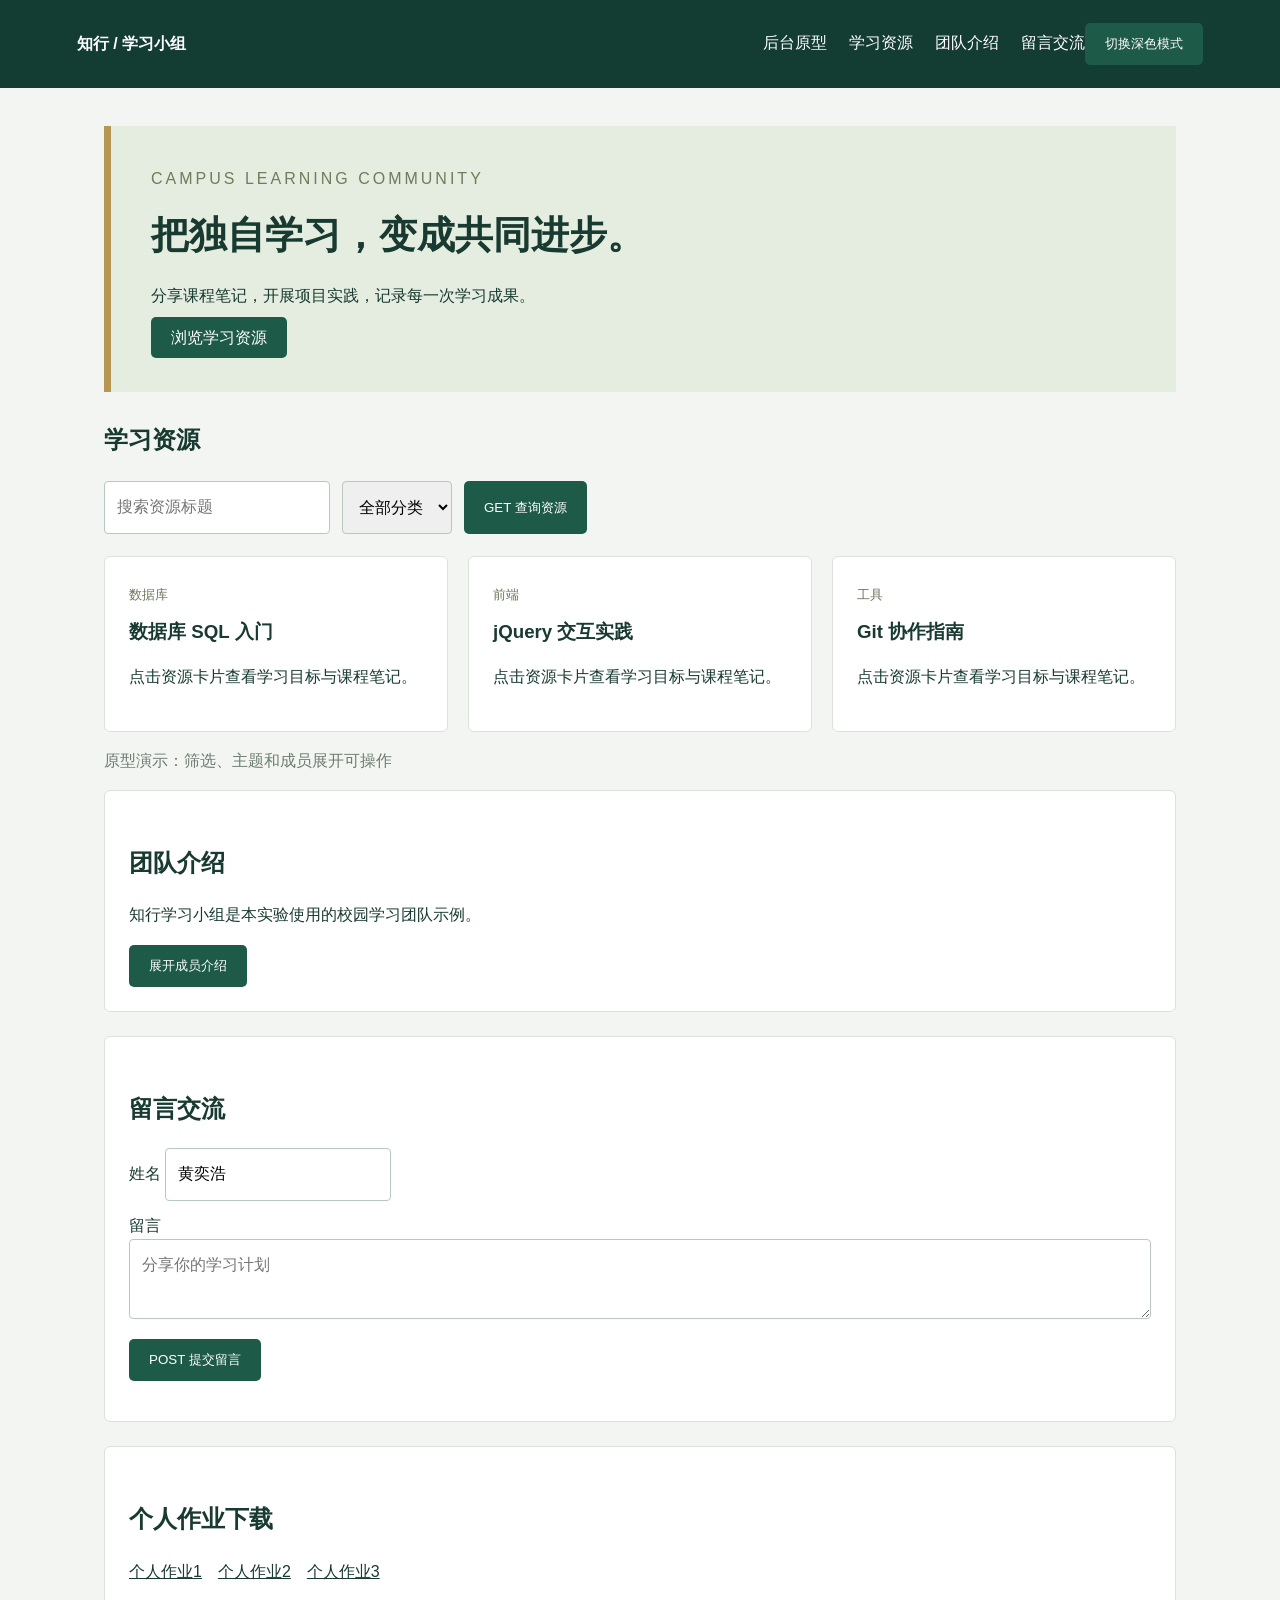
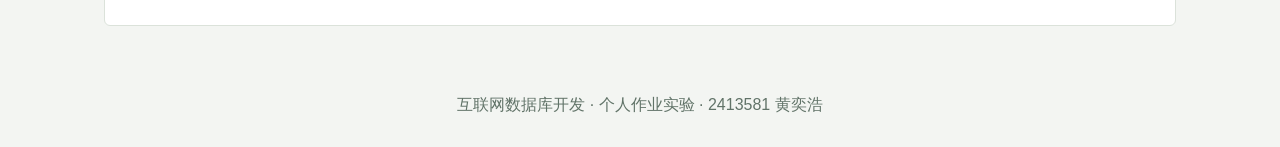
<file: coursework/personal2/页面原型/index.html>
<!doctype html><html lang="zh-CN"><meta charset="utf-8"><meta name="viewport" content="width=device-width,initial-scale=1"><title>知行学习小组 · 校园学习空间</title><link rel="stylesheet" href="style.css"><header><b>知行 / 学习小组</b><nav><a href="admin.html">后台原型</a><a href="#resources">学习资源</a><a href="#team">团队介绍</a><a href="#message">留言交流</a><button id="theme">切换深色模式</button></nav></header><main><div class="hero"><div class="eyebrow">CAMPUS LEARNING COMMUNITY</div><h1>把独自学习，变成共同进步。</h1><p>分享课程笔记，开展项目实践，记录每一次学习成果。</p><a class="button" href="#resources">浏览学习资源</a></div><section id="resources"><h2>学习资源</h2><div class="toolbar"><input id="search" placeholder="搜索资源标题" aria-label="搜索资源标题"><select id="category" aria-label="资源分类"><option value="全部">全部分类</option><option>数据库</option><option>前端</option><option>工具</option></select><button id="load">GET 查询资源</button></div><div class="grid" id="cards"></div><p id="result" class="muted"></p></section><section class="panel" id="team"><h2>团队介绍</h2><p>知行学习小组是本实验使用的校园学习团队示例。</p><button id="expand" aria-expanded="false">展开成员介绍</button><div id="details"><h3>黄奕浩 · 2413581</h3><p>负责个人实验中的前端交互、浏览器插件、页面设计与 WordPress 建站。</p></div></section><section class="panel" id="message" style="margin-top:24px"><h2>留言交流</h2><form id="messageForm"><label>姓名 <input id="name" maxlength="30" value="黄奕浩" required></label><label>留言 <textarea id="content" maxlength="500" placeholder="分享你的学习计划" required></textarea></label><button type="submit">POST 提交留言</button></form><div id="feedback" role="status"></div><ul id="messages"></ul></section><section class="panel" style="margin-top:24px"><h2>个人作业下载</h2><p><a href="../../data/personal/作业1(2413581_黄奕浩).zip">个人作业1</a>　<a href="../../data/personal/作业2(2413581_黄奕浩).zip">个人作业2</a>　<a href="../../data/personal/作业3(2413581_黄奕浩).zip">个人作业3</a></p></section></main><footer>互联网数据库开发 · 个人作业实验 · 2413581 黄奕浩</footer><script src="vendor/jquery-3.7.1.min.js"></script><script src="prototype.js"></script></html>
</file>
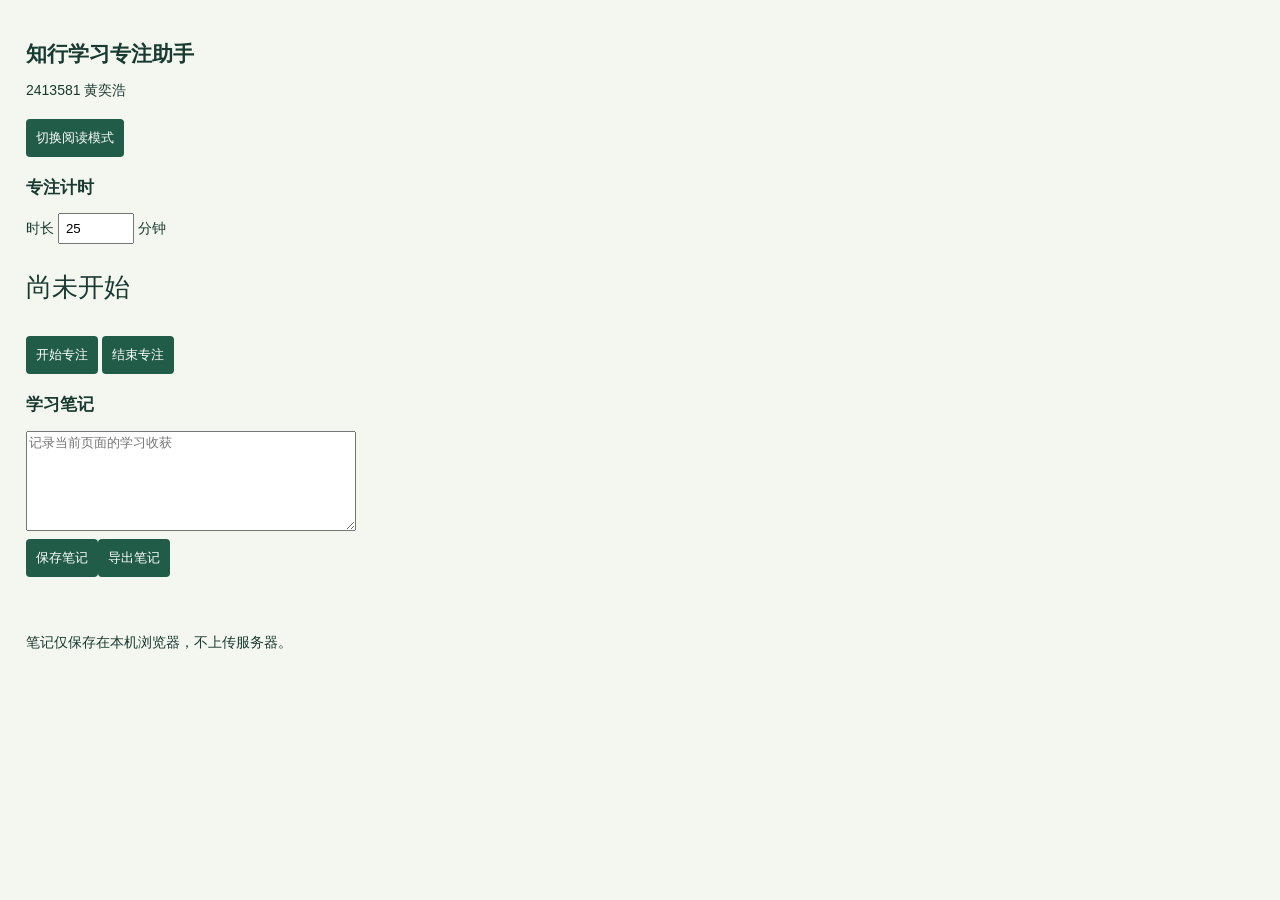
<file: coursework/personal1/浏览器插件/popup.html>
<!doctype html><html lang="zh-CN"><meta charset="utf-8"><title>知行学习专注助手</title><link rel="stylesheet" href="popup.css"><body><h1>知行学习专注助手</h1><p>2413581 黄奕浩</p><button id="reading">切换阅读模式</button><h2>专注计时</h2><label>时长 <input id="minutes" type="number" min="1" max="120" value="25"> 分钟</label><p id="timer">尚未开始</p><button id="start">开始专注</button> <button id="stop">结束专注</button><h2>学习笔记</h2><textarea id="note" maxlength="2000" placeholder="记录当前页面的学习收获"></textarea><button id="save">保存笔记</button><button id="export">导出笔记</button><p id="status" role="status"></p><p>笔记仅保存在本机浏览器，不上传服务器。</p><script src="popup.js"></script></body></html>
</file>
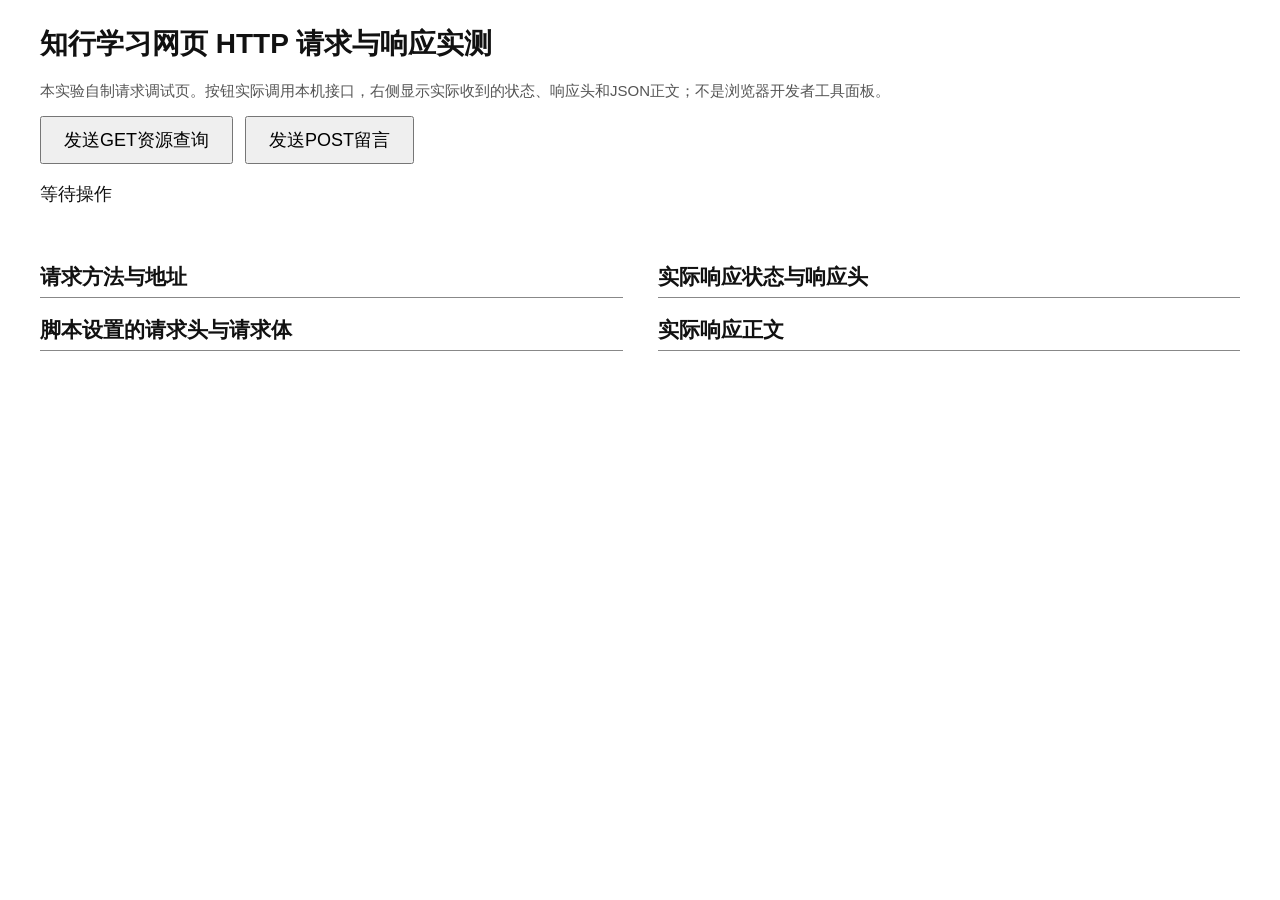
<file: coursework/personal1/网站/network-evidence.html>
<!doctype html><html lang="zh-CN"><meta charset="utf-8"><title>HTTP请求与响应实测</title><style>body{max-width:1200px;margin:25px auto;font:18px "Microsoft YaHei",sans-serif;color:#111}h1{font-size:28px}button{padding:10px 22px;margin-right:12px;font-size:18px}section{margin:22px 0}pre{white-space:pre-wrap;word-break:break-all;font:17px Consolas,"Microsoft YaHei",monospace;line-height:1.5;margin:8px 0}h2{font-size:21px;border-bottom:1px solid #888;padding-bottom:6px}.columns{display:grid;grid-template-columns:1fr 1fr;gap:35px}.note{font-size:15px;color:#555}</style><h1>知行学习网页 HTTP 请求与响应实测</h1><p class="note">本实验自制请求调试页。按钮实际调用本机接口，右侧显示实际收到的状态、响应头和JSON正文；不是浏览器开发者工具面板。</p><button id="get">发送GET资源查询</button><button id="post">发送POST留言</button><p id="status">等待操作</p><div class="columns"><section><h2>请求方法与地址</h2><pre id="request"></pre><h2>脚本设置的请求头与请求体</h2><pre id="payload"></pre></section><section><h2>实际响应状态与响应头</h2><pre id="headers"></pre><h2>实际响应正文</h2><pre id="response"></pre></section></div><script>async function run(method){const url=method==='GET'?'/api/resources?category='+encodeURIComponent('数据库'):'/api/messages';const options={method};if(method==='POST'){options.headers={'Content-Type':'application/json'};options.body=JSON.stringify({name:'黄奕浩',content:'截图验证：本周完成数据库查询与五项前端交互。'});}document.querySelector('#request').textContent=method+' '+location.origin+url;document.querySelector('#payload').textContent=JSON.stringify({headers:options.headers||{},body:options.body?JSON.parse(options.body):null},null,2);const response=await fetch(url,options);document.querySelector('#headers').textContent='状态：'+response.status+' '+response.statusText+'\n'+[...response.headers].map(x=>x[0]+': '+x[1]).join('\n');document.querySelector('#response').textContent=JSON.stringify(await response.json(),null,2);document.querySelector('#status').textContent='已完成真实请求：'+method+'，'+new Date().toLocaleString('zh-CN');}document.querySelector('#get').onclick=()=>run('GET');document.querySelector('#post').onclick=()=>run('POST');</script></html>
</file>
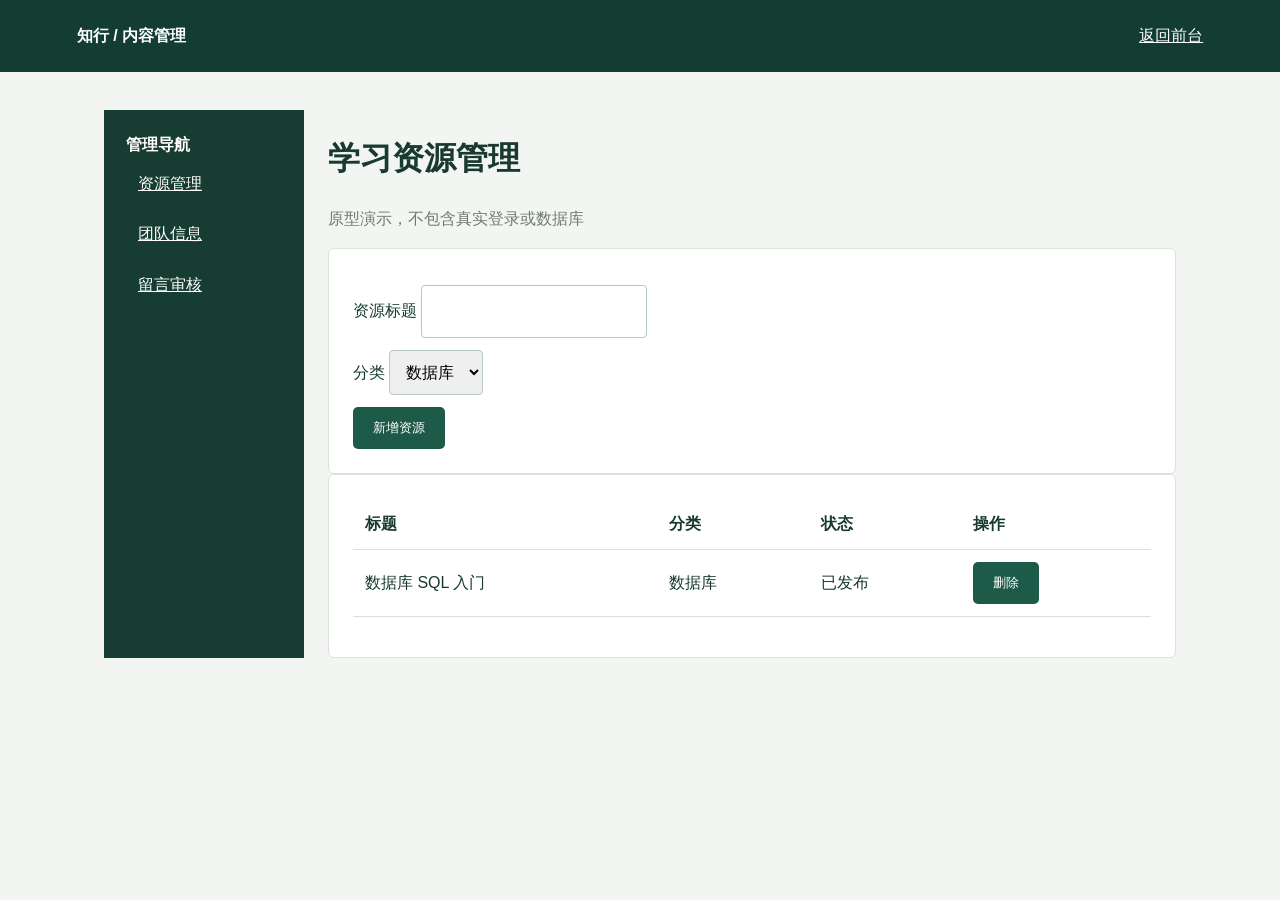
<file: coursework/personal2/页面原型/admin.html>
<!doctype html><html lang="zh-CN"><meta charset="utf-8"><meta name="viewport" content="width=device-width,initial-scale=1"><title>知行后台 · 交互原型</title><link rel="stylesheet" href="style.css"><header><b>知行 / 内容管理</b><a href="index.html">返回前台</a></header><main class="layout"><aside><b>管理导航</b><a href="#">资源管理</a><a href="#">团队信息</a><a href="#">留言审核</a></aside><div><h1>学习资源管理</h1><p class="muted">原型演示，不包含真实登录或数据库</p><section class="panel"><form id="add"><label>资源标题 <input id="title" required maxlength="50"></label><label>分类 <select id="cat"><option>数据库</option><option>前端</option><option>工具</option></select></label><button>新增资源</button></form></section><section class="panel"><table><thead><tr><th>标题</th><th>分类</th><th>状态</th><th>操作</th></tr></thead><tbody id="rows"><tr><td>数据库 SQL 入门</td><td>数据库</td><td>已发布</td><td><button class="delete">删除</button></td></tr></tbody></table><p id="status" role="status"></p></section></div></main><script>document.querySelector('#add').onsubmit=e=>{e.preventDefault();const tr=document.createElement('tr');for(const s of [document.querySelector('#title').value,document.querySelector('#cat').value,'已发布']){const td=document.createElement('td');td.textContent=s;tr.append(td)}const td=document.createElement('td');const b=document.createElement('button');b.className='delete';b.textContent='删除';td.append(b);tr.append(td);document.querySelector('#rows').append(tr);document.querySelector('#status').textContent='资源已加入原型列表';e.target.reset()};document.querySelector('#rows').onclick=e=>{if(e.target.matches('.delete')){e.target.closest('tr').remove();document.querySelector('#status').textContent='资源已从原型列表删除'}};</script></html>
</file>
<file: coursework/personal2/页面原型/style.css>
*{box-sizing:border-box}body{margin:0;background:#f3f5f2;color:#183a31;font-family:"Microsoft YaHei",sans-serif;line-height:1.65}header{background:#133c32;color:white;padding:23px 6%;display:flex;justify-content:space-between;align-items:center}a{color:inherit}nav a{margin-left:22px;text-decoration:none}main{max-width:1120px;margin:auto;padding:38px 24px}.hero{padding:40px;background:#e4eddf;border-left:7px solid #b79552;margin-bottom:28px}.hero h1{font-size:38px;margin:12px 0}.eyebrow{letter-spacing:3px;color:#727b5a}h2{margin-top:28px}button,.button{background:#1d5a48;color:white;border:0;padding:12px 20px;border-radius:5px;cursor:pointer;text-decoration:none}input,select,textarea{padding:12px;border:1px solid #b7c8bf;border-radius:4px;font:inherit;max-width:100%}.toolbar{display:flex;gap:12px;flex-wrap:wrap;margin:22px 0}.grid{display:grid;grid-template-columns:repeat(3,1fr);gap:20px}.card,section.panel{background:white;padding:24px;border:1px solid #dbe2da;border-radius:6px}.tag{font-size:13px;color:#6a775c}.card h3{margin:10px 0}footer{padding:28px;text-align:center;color:#617368}.dark{background:#182723;color:#edf3ed}.dark .card,.dark .panel{background:#253d34;border-color:#486455}.dark .hero{background:#2b4438}.muted{color:#6d7c72}.notice{padding:15px;background:#e4eddf;margin-top:15px}.dark .notice{background:#345643}label{display:block;margin:12px 0}textarea{width:100%;min-height:80px}#details{display:none}.layout{display:grid;grid-template-columns:200px 1fr;gap:24px}aside{background:#173d32;color:white;padding:22px}aside a{display:block;padding:12px}table{width:100%;border-collapse:collapse}td,th{text-align:left;padding:12px;border-bottom:1px solid #ddd}@media(max-width:760px){.grid,.layout{grid-template-columns:1fr}.hero h1{font-size:28px}header{display:block}nav a{margin:0 12px 0 0}}
</file>
<file: coursework/personal1/浏览器插件/popup.css>
body{width:330px;padding:18px;background:#f4f6f0;color:#183a31;font:14px "Microsoft YaHei",sans-serif}h1{font-size:21px}h2{font-size:17px}button{padding:10px;margin:5px 0;background:#205c47;color:white;border:0;border-radius:4px;cursor:pointer}textarea{width:100%;height:100px;box-sizing:border-box}input{width:60px;padding:6px}#timer{font-size:26px}#status{min-height:24px;color:#205c47}
</file>
